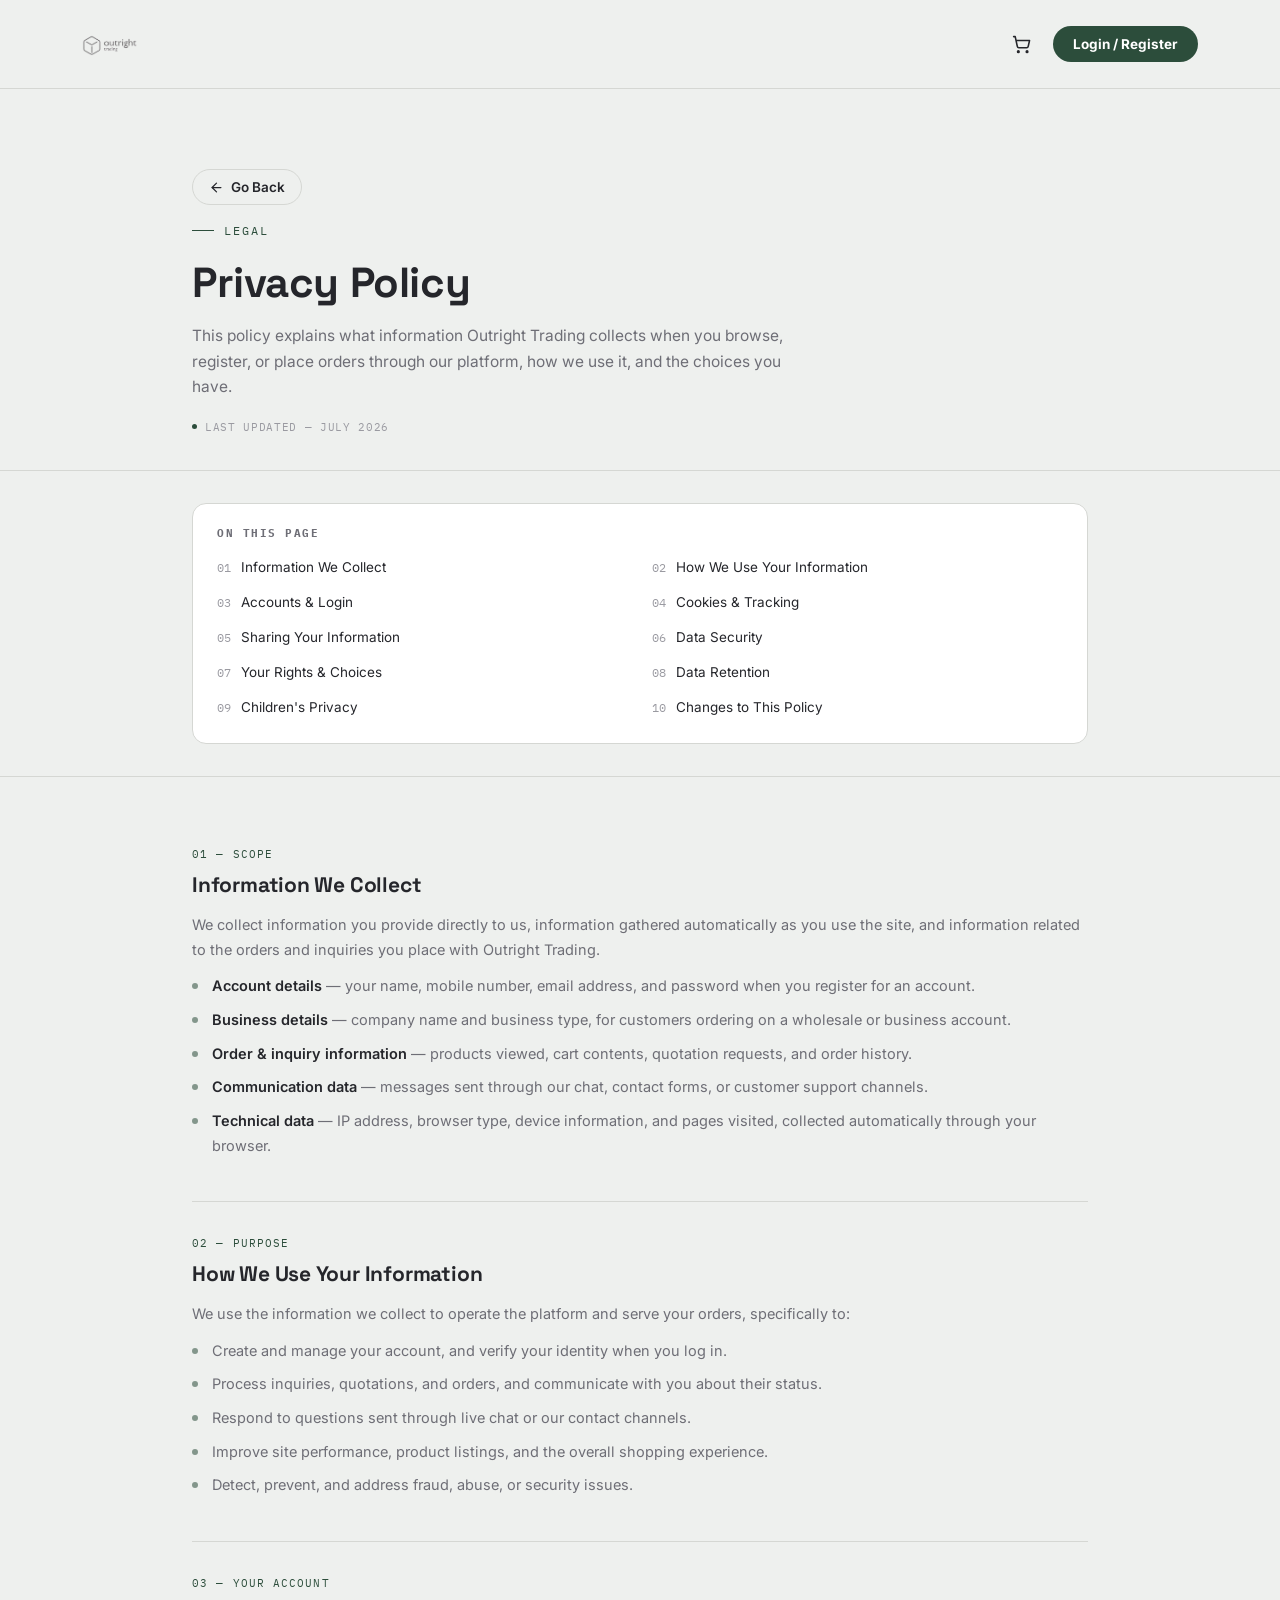
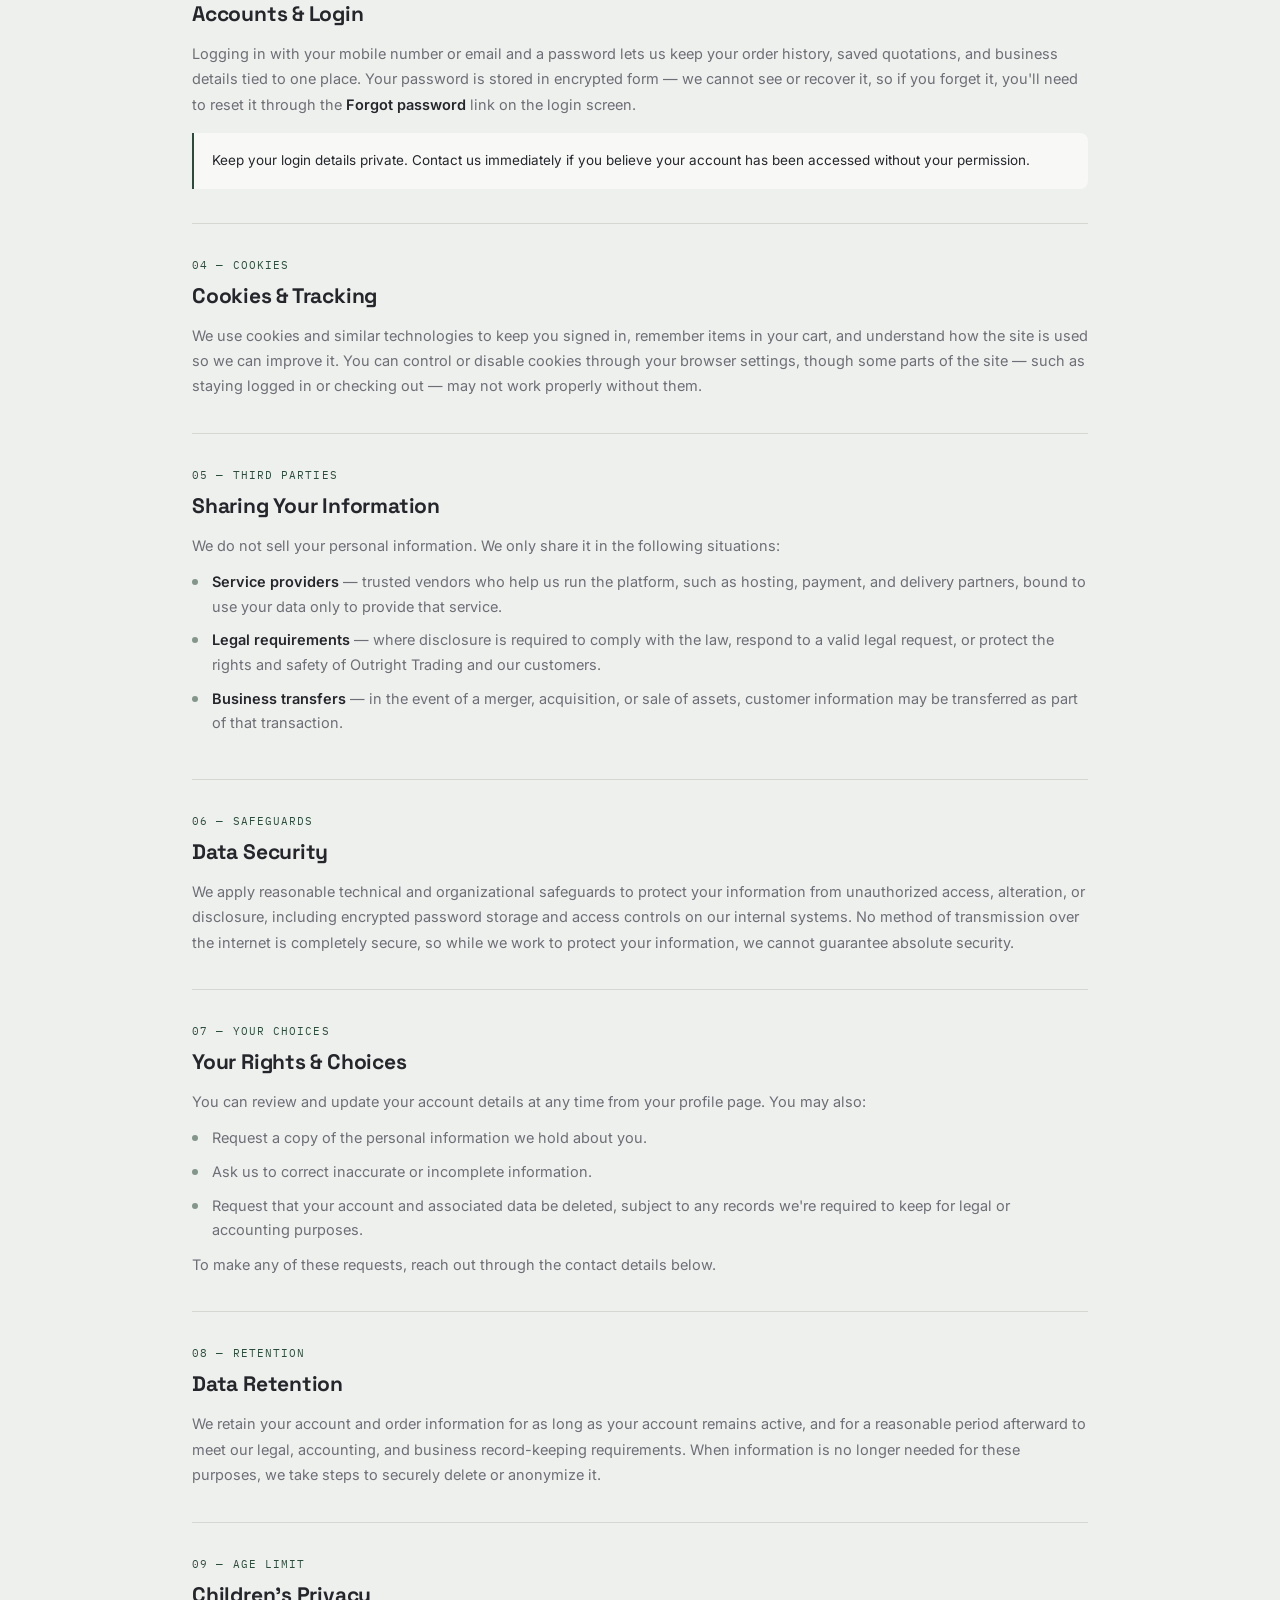
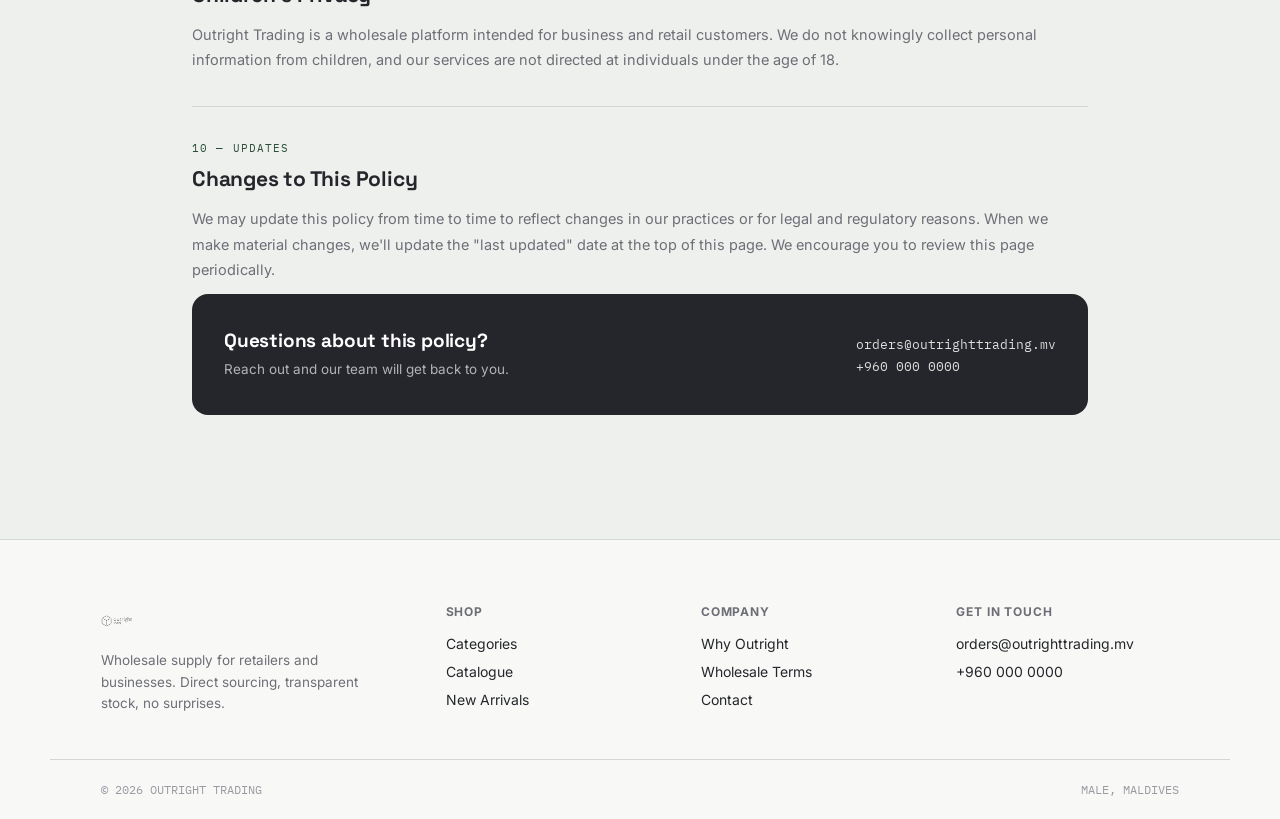
<file: privacy.html>
<!DOCTYPE html>
<html lang="en">
<head>
<meta charset="UTF-8">
<meta name="viewport" content="width=device-width, initial-scale=1.0">
<title>Privacy Policy — Outright Trading</title>
<link rel="icon" type="image/png" href="img/favicon.png">
<link rel="shortcut icon" href="img/favicon.png">
<link rel="preconnect" href="https://fonts.googleapis.com">
<link rel="preconnect" href="https://fonts.gstatic.com" crossorigin>
<link href="https://fonts.googleapis.com/css2?family=Space+Grotesk:wght@400;500;600;700&family=Inter:wght@400;500;600&family=IBM+Plex+Mono:wght@400;500&display=swap" rel="stylesheet">
<style>
  :root{
    --ink:#25262b;
    --paper:#eef0ee;
    --paper-raised:#f8f9f7;
    --grey:#6e6e76;
    --grey-light:#9a9aa1;
    --line:#d5d7d3;
    --green:#3f6b52;
    --green-deep:#2c4d3b;
    --rust:#a8432f;
    --card-bg:#ffffff;
  }
  *{box-sizing:border-box;margin:0;padding:0;}
  html{scroll-behavior:smooth;}
  html,body{width:100%;overflow-x:hidden;}
  body{
    background:var(--paper);
    color:var(--ink);
    font-family:'Inter',sans-serif;
    -webkit-font-smoothing:antialiased;
  }
  h1,h2,h3,.display{font-family:'Space Grotesk',sans-serif;letter-spacing:-0.01em;}
  a{color:inherit;text-decoration:none;}
  img{max-width:100%;display:block;}
  .wrap{width:100%;max-width:960px;margin:0 auto;padding:0 clamp(20px,4vw,32px);}

  /* ===== SIMPLE PAGE HEADER ===== */
  header{
    position:sticky;top:0;z-index:200;
    padding:16px 0;
    background:rgba(238,240,238,.9);
    backdrop-filter:blur(14px);
    border-bottom:1px solid var(--line);
  }
  header .wrap{max-width:1180px;display:flex;align-items:center;justify-content:space-between;gap:16px;}
  .brand{display:flex;align-items:center;gap:10px;flex-shrink:0;}
  .brand img{height:56px;width:auto;object-fit:contain;}
  .go-back{
    display:inline-flex;align-items:center;gap:7px;
    background:none;border:1px solid var(--line);border-radius:999px;
    padding:9px 16px;font-family:'Inter';font-size:13.5px;font-weight:600;
    color:var(--ink);cursor:pointer;transition:border-color .2s,background .2s;
  }
  .go-back:hover{border-color:var(--green-deep);background:rgba(63,107,82,.06);}
  .go-back svg{width:15px;height:15px;}
  .page-back{margin-bottom:18px;}
  .head-actions{display:flex;align-items:center;gap:14px;}
  .head-icon{
    display:flex;align-items:center;justify-content:center;
    width:36px;height:36px;border-radius:50%;color:var(--ink);
  }
  .head-icon svg{width:19px;height:19px;}
  .btn-login{
    background:var(--green-deep);color:#fff;border:none;border-radius:999px;
    padding:10px 20px;font-family:'Inter';font-size:13.5px;font-weight:700;cursor:pointer;
    transition:background .2s;
  }
  .btn-login:hover{background:var(--green);}
  @media(max-width:640px){
    .head-icon,.btn-login{display:none;}
  }

  /* ===== PAGE TITLE ===== */
  .legal-hero{padding:80px 0 36px;border-bottom:1px solid var(--line);}
  .eyebrow{
    font-family:'IBM Plex Mono';font-size:11.5px;letter-spacing:.18em;text-transform:uppercase;
    color:var(--green-deep);display:flex;align-items:center;gap:10px;margin-bottom:18px;
  }
  .eyebrow::before{content:'';width:22px;height:1px;background:var(--green-deep);display:inline-block;}
  .legal-hero h1{font-size:clamp(30px,4vw,42px);font-weight:700;margin-bottom:14px;}
  .legal-hero .lede{font-size:15.5px;color:var(--grey);max-width:620px;line-height:1.65;}
  .legal-updated{
    display:inline-flex;align-items:center;gap:8px;margin-top:20px;
    font-family:'IBM Plex Mono';font-size:11px;letter-spacing:.06em;text-transform:uppercase;
    color:var(--grey-light);
  }
  .legal-updated span.dot{width:5px;height:5px;border-radius:50%;background:var(--green-deep);}

  /* ===== TOC ===== */
  .toc-section{padding:32px 0;border-bottom:1px solid var(--line);}
  .toc-card{
    background:var(--card-bg);border:1px solid var(--line);border-radius:14px;
    padding:22px 24px;
  }
  .toc-card h3{
    font-family:'IBM Plex Mono';font-size:11px;letter-spacing:.14em;text-transform:uppercase;
    color:var(--grey);margin-bottom:14px;
  }
  .toc-list{display:grid;grid-template-columns:1fr 1fr;gap:8px 24px;list-style:none;}
  .toc-list li a{
    display:flex;align-items:baseline;gap:10px;
    font-size:13.5px;color:var(--ink);padding:5px 0;
    border-bottom:1px dashed transparent;transition:border-color .2s,color .2s;
  }
  .toc-list li a:hover{color:var(--green-deep);border-color:var(--green-deep);}
  .toc-list li a .num{font-family:'IBM Plex Mono';color:var(--grey-light);font-size:12px;flex-shrink:0;}
  @media(max-width:640px){.toc-list{grid-template-columns:1fr;}}

  /* ===== CONTENT ===== */
  .legal-body{padding:36px 0 90px;}
  .legal-section{padding:34px 0;border-bottom:1px solid var(--line);}
  .legal-section:last-child{border-bottom:none;}
  .legal-section .tag{
    font-family:'IBM Plex Mono';font-size:11px;letter-spacing:.1em;color:var(--green-deep);
    margin-bottom:10px;display:block;
  }
  .legal-section h2{font-size:21px;font-weight:700;margin-bottom:14px;scroll-margin-top:90px;}
  .legal-section p{font-size:14.5px;line-height:1.75;color:var(--grey);margin-bottom:12px;}
  .legal-section p:last-child{margin-bottom:0;}
  .legal-section ul{margin:12px 0 4px;padding-left:0;list-style:none;}
  .legal-section ul li{
    position:relative;padding-left:20px;font-size:14.5px;line-height:1.7;color:var(--grey);margin-bottom:9px;
  }
  .legal-section ul li::before{
    content:'';position:absolute;left:0;top:9px;width:6px;height:6px;border-radius:50%;background:var(--green-deep);opacity:.55;
  }
  .legal-section strong{color:var(--ink);font-weight:600;}
  .legal-note{
    margin-top:16px;padding:16px 18px;border-left:2px solid var(--green-deep);
    background:var(--paper-raised);border-radius:0 8px 8px 0;
  }
  .legal-note p{color:var(--ink);font-size:13.5px;margin:0;}

  /* ===== CONTACT CARD ===== */
  .contact-card{
    background:var(--ink);color:#fff;border-radius:16px;
    padding:34px 32px;margin-top:8px;
    display:flex;flex-wrap:wrap;justify-content:space-between;align-items:center;gap:20px;
  }
  .contact-card h3{font-size:19px;margin-bottom:6px;}
  .contact-card p{font-size:13.5px;color:rgba(255,255,255,.65);max-width:360px;line-height:1.6;}
  .contact-links{display:flex;flex-direction:column;gap:6px;font-family:'IBM Plex Mono';font-size:12.5px;}
  .contact-links a{color:#fff;opacity:.85;}
  .contact-links a:hover{opacity:1;color:#7fbf9a;}

  /* ===== FOOTER (matches main site) ===== */
  footer{background:var(--paper-raised);border-top:1px solid var(--line);}
  .foot-grid{display:grid;grid-template-columns:1.4fr 1fr 1fr 1fr;gap:32px;padding:64px 0 40px;max-width:1180px;margin:0 auto;padding-left:clamp(24px,4vw,72px);padding-right:clamp(24px,4vw,72px);}
  .foot-brand .brand{margin-bottom:14px;}
  .foot-brand img{height:32px;}
  .foot-brand p{color:var(--grey);font-size:13.5px;line-height:1.6;max-width:260px;}
  .foot-col h4{font-size:12px;letter-spacing:.08em;text-transform:uppercase;margin-bottom:16px;color:var(--grey);}
  .foot-col a{display:block;font-size:14px;margin-bottom:11px;color:var(--ink);}
  .foot-col a:hover{color:var(--green-deep);}
  .foot-bottom{
    max-width:1180px;margin:0 auto;padding:22px clamp(24px,4vw,72px);
    border-top:1px solid var(--line);
    display:flex;justify-content:space-between;font-size:12px;color:var(--grey-light);
    font-family:'IBM Plex Mono';
  }
  @media(max-width:980px){.foot-grid{grid-template-columns:1fr 1fr;}}
  @media(max-width:640px){
    .foot-grid{grid-template-columns:1fr;gap:28px;padding:48px clamp(20px,4vw,32px) 28px;}
    .foot-brand p{max-width:none;}
    .foot-bottom{flex-direction:column;gap:6px;align-items:flex-start;padding:18px clamp(20px,4vw,32px);}
  }
</style>
</head>
<body>

<header>
  <nav class="wrap">
    <div style="display:flex;align-items:center;gap:14px;">
      <a href="index.html" class="brand">
        <img src="img/logo.png" alt="Outright Trading logo">
      </a>
    </div>
    <div class="head-actions">
      <a href="index.html#cart" class="head-icon" aria-label="Cart">
        <svg viewBox="0 0 24 24" fill="none" stroke="currentColor" stroke-width="2" stroke-linecap="round" stroke-linejoin="round"><circle cx="8" cy="21" r="1"/><circle cx="19" cy="21" r="1"/><path d="M2.05 2.05h2l2.66 12.42a2 2 0 0 0 2 1.58h9.78a2 2 0 0 0 2-1.58l1.65-7.42H5.12"/></svg>
      </a>
      <a href="index.html" class="btn-login">Login / Register</a>
    </div>
  </nav>
</header>

<section class="legal-hero">
  <div class="wrap">
    <a href="index.html" class="go-back page-back">
      <svg viewBox="0 0 24 24" fill="none" stroke="currentColor" stroke-width="2" stroke-linecap="round" stroke-linejoin="round"><path d="M19 12H5"/><path d="m12 19-7-7 7-7"/></svg>
      Go Back
    </a>
    <div class="eyebrow">Legal</div>
    <h1>Privacy Policy</h1>
    <p class="lede">This policy explains what information Outright Trading collects when you browse, register, or place orders through our platform, how we use it, and the choices you have.</p>
    <div class="legal-updated"><span class="dot"></span>Last updated — July 2026</div>
  </div>
</section>

<section class="toc-section">
  <div class="wrap">
    <div class="toc-card">
      <h3>On this page</h3>
      <ul class="toc-list">
        <li><a href="#collect"><span class="num">01</span>Information We Collect</a></li>
        <li><a href="#use"><span class="num">02</span>How We Use Your Information</a></li>
        <li><a href="#accounts"><span class="num">03</span>Accounts &amp; Login</a></li>
        <li><a href="#cookies"><span class="num">04</span>Cookies &amp; Tracking</a></li>
        <li><a href="#sharing"><span class="num">05</span>Sharing Your Information</a></li>
        <li><a href="#security"><span class="num">06</span>Data Security</a></li>
        <li><a href="#rights"><span class="num">07</span>Your Rights &amp; Choices</a></li>
        <li><a href="#retention"><span class="num">08</span>Data Retention</a></li>
        <li><a href="#children"><span class="num">09</span>Children's Privacy</a></li>
        <li><a href="#changes"><span class="num">10</span>Changes to This Policy</a></li>
      </ul>
    </div>
  </div>
</section>

<section class="legal-body">
  <div class="wrap">

    <div class="legal-section" id="collect">
      <span class="tag">01 — SCOPE</span>
      <h2>Information We Collect</h2>
      <p>We collect information you provide directly to us, information gathered automatically as you use the site, and information related to the orders and inquiries you place with Outright Trading.</p>
      <ul>
        <li><strong>Account details</strong> — your name, mobile number, email address, and password when you register for an account.</li>
        <li><strong>Business details</strong> — company name and business type, for customers ordering on a wholesale or business account.</li>
        <li><strong>Order &amp; inquiry information</strong> — products viewed, cart contents, quotation requests, and order history.</li>
        <li><strong>Communication data</strong> — messages sent through our chat, contact forms, or customer support channels.</li>
        <li><strong>Technical data</strong> — IP address, browser type, device information, and pages visited, collected automatically through your browser.</li>
      </ul>
    </div>

    <div class="legal-section" id="use">
      <span class="tag">02 — PURPOSE</span>
      <h2>How We Use Your Information</h2>
      <p>We use the information we collect to operate the platform and serve your orders, specifically to:</p>
      <ul>
        <li>Create and manage your account, and verify your identity when you log in.</li>
        <li>Process inquiries, quotations, and orders, and communicate with you about their status.</li>
        <li>Respond to questions sent through live chat or our contact channels.</li>
        <li>Improve site performance, product listings, and the overall shopping experience.</li>
        <li>Detect, prevent, and address fraud, abuse, or security issues.</li>
      </ul>
    </div>

    <div class="legal-section" id="accounts">
      <span class="tag">03 — YOUR ACCOUNT</span>
      <h2>Accounts &amp; Login</h2>
      <p>Logging in with your mobile number or email and a password lets us keep your order history, saved quotations, and business details tied to one place. Your password is stored in encrypted form — we cannot see or recover it, so if you forget it, you'll need to reset it through the <strong>Forgot password</strong> link on the login screen.</p>
      <div class="legal-note">
        <p>Keep your login details private. Contact us immediately if you believe your account has been accessed without your permission.</p>
      </div>
    </div>

    <div class="legal-section" id="cookies">
      <span class="tag">04 — COOKIES</span>
      <h2>Cookies &amp; Tracking</h2>
      <p>We use cookies and similar technologies to keep you signed in, remember items in your cart, and understand how the site is used so we can improve it. You can control or disable cookies through your browser settings, though some parts of the site — such as staying logged in or checking out — may not work properly without them.</p>
    </div>

    <div class="legal-section" id="sharing">
      <span class="tag">05 — THIRD PARTIES</span>
      <h2>Sharing Your Information</h2>
      <p>We do not sell your personal information. We only share it in the following situations:</p>
      <ul>
        <li><strong>Service providers</strong> — trusted vendors who help us run the platform, such as hosting, payment, and delivery partners, bound to use your data only to provide that service.</li>
        <li><strong>Legal requirements</strong> — where disclosure is required to comply with the law, respond to a valid legal request, or protect the rights and safety of Outright Trading and our customers.</li>
        <li><strong>Business transfers</strong> — in the event of a merger, acquisition, or sale of assets, customer information may be transferred as part of that transaction.</li>
      </ul>
    </div>

    <div class="legal-section" id="security">
      <span class="tag">06 — SAFEGUARDS</span>
      <h2>Data Security</h2>
      <p>We apply reasonable technical and organizational safeguards to protect your information from unauthorized access, alteration, or disclosure, including encrypted password storage and access controls on our internal systems. No method of transmission over the internet is completely secure, so while we work to protect your information, we cannot guarantee absolute security.</p>
    </div>

    <div class="legal-section" id="rights">
      <span class="tag">07 — YOUR CHOICES</span>
      <h2>Your Rights &amp; Choices</h2>
      <p>You can review and update your account details at any time from your profile page. You may also:</p>
      <ul>
        <li>Request a copy of the personal information we hold about you.</li>
        <li>Ask us to correct inaccurate or incomplete information.</li>
        <li>Request that your account and associated data be deleted, subject to any records we're required to keep for legal or accounting purposes.</li>
      </ul>
      <p>To make any of these requests, reach out through the contact details below.</p>
    </div>

    <div class="legal-section" id="retention">
      <span class="tag">08 — RETENTION</span>
      <h2>Data Retention</h2>
      <p>We retain your account and order information for as long as your account remains active, and for a reasonable period afterward to meet our legal, accounting, and business record-keeping requirements. When information is no longer needed for these purposes, we take steps to securely delete or anonymize it.</p>
    </div>

    <div class="legal-section" id="children">
      <span class="tag">09 — AGE LIMIT</span>
      <h2>Children's Privacy</h2>
      <p>Outright Trading is a wholesale platform intended for business and retail customers. We do not knowingly collect personal information from children, and our services are not directed at individuals under the age of 18.</p>
    </div>

    <div class="legal-section" id="changes">
      <span class="tag">10 — UPDATES</span>
      <h2>Changes to This Policy</h2>
      <p>We may update this policy from time to time to reflect changes in our practices or for legal and regulatory reasons. When we make material changes, we'll update the "last updated" date at the top of this page. We encourage you to review this page periodically.</p>

      <div class="contact-card">
        <div>
          <h3>Questions about this policy?</h3>
          <p>Reach out and our team will get back to you.</p>
        </div>
        <div class="contact-links">
          <a href="mailto:orders@outrighttrading.mv">orders@outrighttrading.mv</a>
          <a href="tel:+9600000000">+960 000 0000</a>
        </div>
      </div>
    </div>

  </div>
</section>

<footer>
  <div class="foot-grid">
    <div class="foot-brand">
      <a href="index.html" class="brand">
        <img src="img/logo.png" alt="Outright Trading logo">
      </a>
      <p>Wholesale supply for retailers and businesses. Direct sourcing, transparent stock, no surprises.</p>
    </div>
    <div class="foot-col">
      <h4>Shop</h4>
      <a href="index.html#products">Categories</a>
      <a href="index.html#products">Catalogue</a>
      <a href="index.html">New Arrivals</a>
    </div>
    <div class="foot-col">
      <h4>Company</h4>
      <a href="index.html#why">Why Outright</a>
      <a href="index.html">Wholesale Terms</a>
      <a href="index.html#contact">Contact</a>
    </div>
    <div class="foot-col">
      <h4>Get in touch</h4>
      <a href="mailto:orders@outrighttrading.mv">orders@outrighttrading.mv</a>
      <a href="tel:+9600000000">+960 000 0000</a>
    </div>
  </div>
  <div class="foot-bottom">
    <span>© 2026 OUTRIGHT TRADING</span>
    <span>MALE, MALDIVES</span>
  </div>
</footer>

</body>
</html>
</file>
